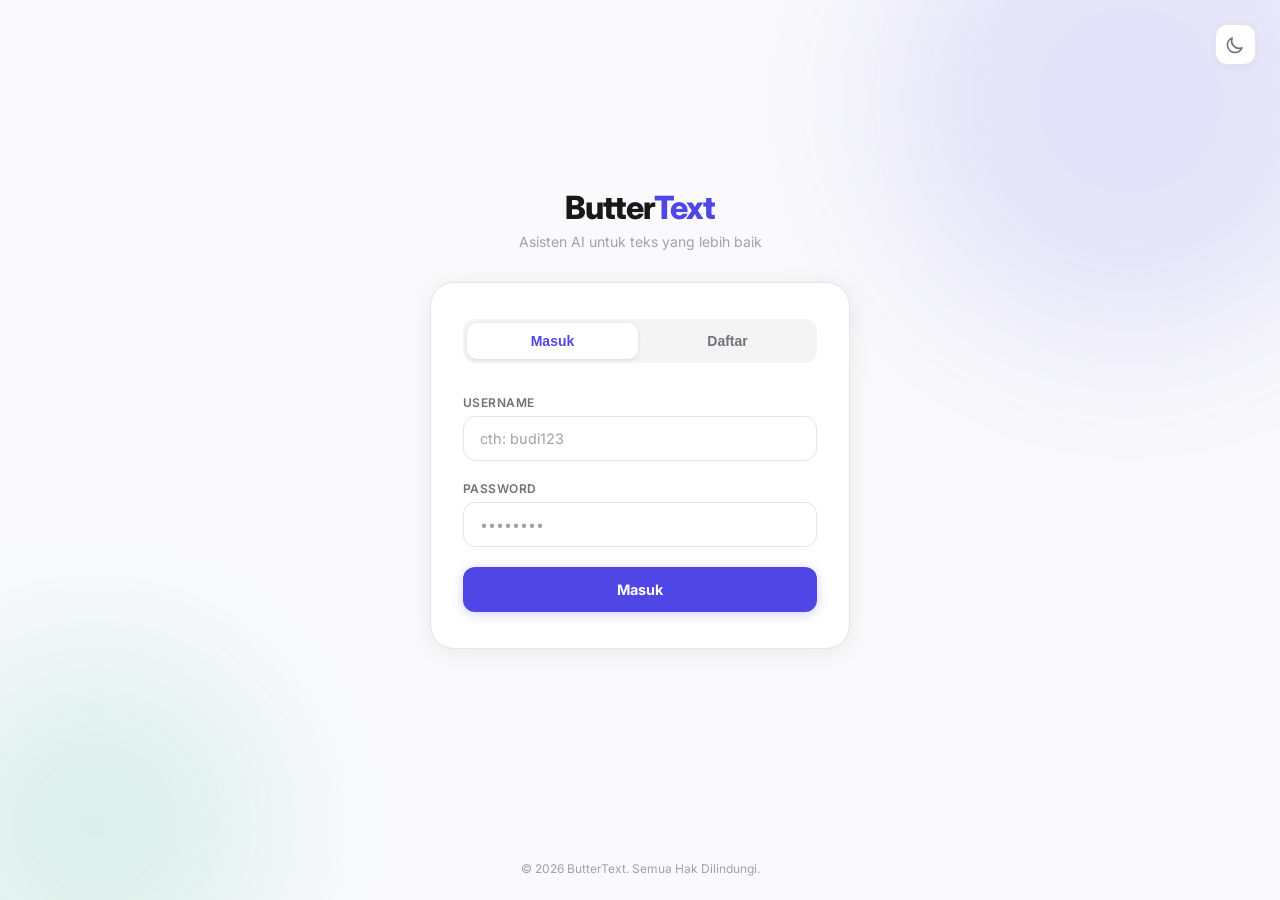
<file: frontend/login.html>
<!DOCTYPE html>
<html lang="id">
<head>
    <meta charset="UTF-8">
    <meta name="viewport" content="width=device-width, initial-scale=1.0">
    <title>ButterText - Masuk atau Daftar</title>
    <meta name="description" content="Masuk atau buat akun baru di ButterText — Asisten AI untuk parafrase, ringkasan, dan koreksi tata bahasa.">
    <link rel="preconnect" href="https://fonts.googleapis.com">
    <link rel="preconnect" href="https://fonts.gstatic.com" crossorigin>
    <link href="https://fonts.googleapis.com/css2?family=Inter:wght@300;400;500;600;700;800&display=swap" rel="stylesheet">
    <!-- Dark Mode Init Guard (mencegah flash putih) -->
    <script>
        (function () {
            var theme = localStorage.getItem('theme');
            if (theme === 'dark' || (!theme && window.matchMedia('(prefers-color-scheme: dark)').matches)) {
                document.documentElement.classList.add('dark');
            } else {
                document.documentElement.classList.remove('dark');
            }
        })();
    </script>
    <style>
        *, *::before, *::after { box-sizing: border-box; margin: 0; padding: 0; }

        :root {
            --primary: #4F46E5;
            --primary-dark: #4338CA;
            --primary-light: #EEF2FF;
            --green: #00A86B;
            --danger: #EF4444;
            --gray-50: #FAFAFC;
            --gray-100: #F4F4F5;
            --gray-200: #E4E4E7;
            --gray-400: #A1A1AA;
            --gray-500: #71717A;
            --gray-700: #3F3F46;
            --gray-900: #18181B;
            --white: #FFFFFF;
        }

        html.dark {
            --gray-50: #0f172a; /* slate-900 */
            --gray-100: #1e293b; /* slate-800 */
            --gray-200: #334155; /* slate-700 */
            --gray-400: #94a3b8; /* slate-400 */
            --gray-500: #cbd5e1; /* slate-300 */
            --gray-700: #f1f5f9; /* slate-100 */
            --gray-900: #ffffff; /* white */
            --white: #1e293b; /* slate-800 */
            --primary-light: rgba(79, 70, 229, 0.15);
        }

        body {
            font-family: 'Inter', sans-serif;
            background: var(--gray-50);
            min-height: 100vh;
            display: flex;
            flex-direction: column;
            transition: background-color 0.2s, color 0.2s;
        }

        /* Background decoration */
        .bg-decoration {
            position: fixed;
            top: 0; left: 0;
            width: 100%; height: 100%;
            overflow: hidden;
            z-index: 0;
            pointer-events: none;
        }
        .bg-blob {
            position: absolute;
            border-radius: 50%;
            filter: blur(80px);
            opacity: 0.12;
        }
        .bg-blob-1 {
            width: 500px; height: 500px;
            background: var(--primary);
            top: -150px; right: -100px;
        }
        .bg-blob-2 {
            width: 350px; height: 350px;
            background: var(--green);
            bottom: -100px; left: -80px;
        }

        /* Layout */
        .page-wrapper {
            position: relative;
            z-index: 1;
            flex: 1;
            display: flex;
            flex-direction: column;
            align-items: center;
            justify-content: center;
            padding: 2rem 1rem;
        }

        /* Header Logo */
        .brand {
            text-align: center;
            margin-bottom: 2rem;
        }
        .brand-name {
            font-size: 2rem;
            font-weight: 800;
            color: var(--gray-900);
            letter-spacing: -0.03em;
        }
        .brand-name span {
            color: var(--primary);
        }
        .brand-tagline {
            font-size: 0.875rem;
            color: var(--gray-400);
            margin-top: 0.375rem;
        }

        /* Auth Card */
        .auth-card {
            background: var(--white);
            border: 1px solid var(--gray-200);
            border-radius: 1.5rem;
            box-shadow: 0 4px 24px rgba(0,0,0,0.07);
            width: 100%;
            max-width: 420px;
            padding: 2.25rem 2rem;
        }

        /* Tab Switch */
        .tab-switch {
            display: flex;
            background: var(--gray-100);
            border-radius: 0.75rem;
            padding: 4px;
            margin-bottom: 2rem;
            gap: 4px;
        }
        .tab-switch button {
            flex: 1;
            padding: 0.6rem 1rem;
            border-radius: 0.625rem;
            border: none;
            font-size: 0.875rem;
            font-weight: 600;
            cursor: pointer;
            transition: all 0.2s;
            background: transparent;
            color: var(--gray-500);
        }
        .tab-switch button.active {
            background: var(--white);
            color: var(--primary);
            box-shadow: 0 1px 4px rgba(0,0,0,0.1);
        }

        /* Form */
        .form-group {
            margin-bottom: 1.25rem;
        }
        label {
            display: block;
            font-size: 0.75rem;
            font-weight: 600;
            color: var(--gray-500);
            margin-bottom: 0.4rem;
            text-transform: uppercase;
            letter-spacing: 0.04em;
        }
        input {
            width: 100%;
            padding: 0.8rem 1rem;
            border: 1.5px solid var(--gray-200);
            border-radius: 0.75rem;
            font-size: 0.9rem;
            font-family: inherit;
            color: var(--gray-900);
            background: var(--white);
            transition: border-color 0.2s, box-shadow 0.2s;
            outline: none;
        }
        input:focus {
            border-color: var(--primary);
            box-shadow: 0 0 0 3px rgba(79,70,229,0.12);
        }
        input::placeholder {
            color: var(--gray-400);
        }

        /* Error Message */
        .field-error {
            font-size: 0.75rem;
            color: var(--danger);
            margin-top: 0.35rem;
            display: none;
        }
        .field-error.show { display: block; }

        /* Submit Button */
        .btn-submit {
            width: 100%;
            padding: 0.875rem;
            background: var(--primary);
            color: var(--white);
            border: none;
            border-radius: 0.75rem;
            font-size: 0.9rem;
            font-weight: 700;
            font-family: inherit;
            cursor: pointer;
            transition: background 0.2s, transform 0.15s, box-shadow 0.2s;
            margin-top: 0.5rem;
            box-shadow: 0 2px 12px rgba(79,70,229,0.25);
            display: flex;
            align-items: center;
            justify-content: center;
            gap: 0.5rem;
        }
        .btn-submit:hover {
            background: var(--primary-dark);
            box-shadow: 0 4px 18px rgba(79,70,229,0.35);
            transform: translateY(-1px);
        }
        .btn-submit:active { transform: translateY(0); }
        .btn-submit:disabled {
            opacity: 0.7;
            cursor: not-allowed;
            transform: none;
        }

        /* Spinner in button */
        .btn-spinner {
            display: none;
            width: 18px; height: 18px;
            border: 2.5px solid rgba(255,255,255,0.4);
            border-top-color: white;
            border-radius: 50%;
            animation: spin 0.7s linear infinite;
        }
        .btn-submit.loading .btn-spinner { display: block; }
        .btn-submit.loading .btn-text { display: none; }
        @keyframes spin { to { transform: rotate(360deg); } }

        /* Divider */
        .divider {
            display: flex;
            align-items: center;
            gap: 0.75rem;
            margin: 1.5rem 0;
            color: var(--gray-400);
            font-size: 0.75rem;
        }
        .divider::before, .divider::after {
            content: '';
            flex: 1;
            height: 1px;
            background: var(--gray-200);
        }

        /* Back to home */
        .back-link {
            display: flex;
            align-items: center;
            gap: 0.375rem;
            color: var(--gray-400);
            font-size: 0.8125rem;
            text-decoration: none;
            justify-content: center;
            margin-top: 1.5rem;
            transition: color 0.2s;
        }
        .back-link:hover { color: var(--primary); }

        /* Alert / Toast */
        .alert-box {
            padding: 0.75rem 1rem;
            border-radius: 0.75rem;
            font-size: 0.8125rem;
            font-weight: 500;
            display: none;
            margin-bottom: 1rem;
            align-items: center;
            gap: 0.5rem;
        }
        .alert-box.show { display: flex; }
        .alert-box.error { background: #FEF2F2; color: #B91C1C; border: 1px solid #FECACA; }
        .alert-box.success { background: #F0FDF4; color: #166534; border: 1px solid #BBF7D0; }

        /* Dark Mode Alert Overrides */
        html.dark .alert-box.error { background: rgba(239, 68, 68, 0.15); color: #FCA5A5; border-color: rgba(239, 68, 68, 0.3); }
        html.dark .alert-box.success { background: rgba(16, 185, 129, 0.15); color: #A7F3D0; border-color: rgba(16, 185, 129, 0.3); }

        /* Smooth Theme Transitions */
        .auth-card, input, .tab-switch, .tab-switch button {
            transition: background-color 0.2s, border-color 0.2s, color 0.2s;
        }

        html.dark .bg-blob {
            opacity: 0.06;
        }

        /* Floating Theme Toggle Button */
        .theme-toggle-btn {
            position: absolute;
            top: 1.5rem;
            right: 1.5rem;
            background: var(--white);
            border: 1px solid var(--gray-200);
            padding: 0.6rem;
            border-radius: 0.75rem;
            cursor: pointer;
            transition: all 0.2s;
            color: var(--gray-500);
            display: flex;
            align-items: center;
            justify-content: center;
            box-shadow: 0 2px 8px rgba(0,0,0,0.05);
            z-index: 10;
        }
        .theme-toggle-btn:hover {
            color: var(--primary);
            border-color: var(--primary);
            background: var(--primary-light);
        }
        .theme-toggle-btn svg {
            width: 1.25rem;
            height: 1.25rem;
        }
        .theme-toggle-btn .icon-sun {
            display: none;
        }
        html.dark .theme-toggle-btn .icon-moon {
            display: none;
        }
        html.dark .theme-toggle-btn .icon-sun {
            display: block;
        }

        /* Footer */
        footer {
            text-align: center;
            font-size: 0.75rem;
            color: var(--gray-400);
            padding: 1.5rem;
        }
    </style>
</head>
<body>

    <!-- Floating Theme Toggle -->
    <button class="theme-toggle-btn" onclick="toggleTheme()" aria-label="Toggle tema gelap">
        <!-- Moon SVG -->
        <svg class="icon-moon" fill="none" stroke="currentColor" viewBox="0 0 24 24">
            <path stroke-linecap="round" stroke-linejoin="round" stroke-width="2" d="M20.354 15.354A9 9 0 018.646 3.646 9.003 9.003 0 0012 21a9.003 9.003 0 008.354-5.646z"/>
        </svg>
        <!-- Sun SVG -->
        <svg class="icon-sun" fill="none" stroke="currentColor" viewBox="0 0 24 24">
            <path stroke-linecap="round" stroke-linejoin="round" stroke-width="2" d="M12 3v1m0 16v1m9-9h-1M4 12H3m15.364-6.364l-.707.707M6.343 17.657l-.707.707M17.657 17.657l-.707-.707M6.343 6.343l-.707-.707M12 8a4 4 0 100 8 4 4 0 000-8z"/>
        </svg>
    </button>

    <!-- Background Decoration -->
    <div class="bg-decoration">
        <div class="bg-blob bg-blob-1"></div>
        <div class="bg-blob bg-blob-2"></div>
    </div>

    <div class="page-wrapper">

        <!-- Brand -->
        <div class="brand">
            <div class="brand-name">Butter<span>Text</span></div>
            <p class="brand-tagline">Asisten AI untuk teks yang lebih baik</p>
        </div>

        <!-- Auth Card -->
        <div class="auth-card">

            <!-- Tab Switch -->
            <div class="tab-switch" role="tablist">
                <button id="tab-login" class="active" onclick="switchMode('login')" role="tab">Masuk</button>
                <button id="tab-register" onclick="switchMode('register')" role="tab">Daftar</button>
            </div>

            <!-- Alert Box -->
            <div id="alert-box" class="alert-box" role="alert">
                <svg id="alert-icon" class="flex-shrink-0" width="16" height="16" viewBox="0 0 20 20" fill="currentColor">
                    <path fill-rule="evenodd" d="M10 18a8 8 0 100-16 8 8 0 000 16zM8.707 7.293a1 1 0 00-1.414 1.414L8.586 10l-1.293 1.293a1 1 0 101.414 1.414L10 11.414l1.293 1.293a1 1 0 001.414-1.414L11.414 10l1.293-1.293a1 1 0 00-1.414-1.414L10 8.586 8.707 7.293z" clip-rule="evenodd"/>
                </svg>
                <span id="alert-message"></span>
            </div>

            <!-- Auth Form -->
            <form id="auth-form" onsubmit="submitForm(event)" novalidate>
                <div class="form-group">
                    <label for="username">Username</label>
                    <input type="text" id="username" placeholder="cth: budi123" autocomplete="username" required>
                    <span class="field-error" id="username-error">Username minimal 3 karakter.</span>
                </div>

                <div class="form-group">
                    <label for="password">Password</label>
                    <input type="password" id="password" placeholder="••••••••" autocomplete="current-password" required>
                    <span class="field-error" id="password-error">Password minimal 6 karakter.</span>
                </div>

                <button type="submit" class="btn-submit" id="submit-btn">
                    <span class="btn-spinner"></span>
                    <span class="btn-text" id="btn-label">Masuk</span>
                </button>
            </form>

        </div>

    </div>

    <footer>
        &copy; 2026 ButterText. Semua Hak Dilindungi.
    </footer>

    <script>
        let currentMode = 'login';

        function switchMode(mode) {
            currentMode = mode;
            const tabLogin = document.getElementById('tab-login');
            const tabReg = document.getElementById('tab-register');
            const btnLabel = document.getElementById('btn-label');
            const passwordInput = document.getElementById('password');

            clearAlert();
            clearErrors();
            document.getElementById('auth-form').reset();

            if (mode === 'login') {
                tabLogin.classList.add('active');
                tabReg.classList.remove('active');
                btnLabel.textContent = 'Masuk';
                passwordInput.autocomplete = 'current-password';
            } else {
                tabReg.classList.add('active');
                tabLogin.classList.remove('active');
                btnLabel.textContent = 'Daftar Akun';
                passwordInput.autocomplete = 'new-password';
            }
        }

        function showAlert(message, type = 'error') {
            const box = document.getElementById('alert-box');
            const msg = document.getElementById('alert-message');
            box.className = `alert-box show ${type}`;
            msg.textContent = message;
        }

        function clearAlert() {
            document.getElementById('alert-box').className = 'alert-box';
        }

        function clearErrors() {
            document.getElementById('username-error').classList.remove('show');
            document.getElementById('password-error').classList.remove('show');
            document.getElementById('username').style.borderColor = '';
            document.getElementById('password').style.borderColor = '';
        }

        function setFieldError(fieldId, errorId) {
            const input = document.getElementById(fieldId);
            const error = document.getElementById(errorId);
            input.style.borderColor = 'var(--danger)';
            error.classList.add('show');
        }

        function setLoading(state) {
            const btn = document.getElementById('submit-btn');
            if (state) {
                btn.classList.add('loading');
                btn.disabled = true;
            } else {
                btn.classList.remove('loading');
                btn.disabled = false;
            }
        }

        async function submitForm(e) {
            e.preventDefault();

            clearAlert();
            clearErrors();

            const username = document.getElementById('username').value.trim();
            const password = document.getElementById('password').value.trim();

            let valid = true;
            if (!username || username.length < 3) {
                setFieldError('username', 'username-error');
                valid = false;
            }
            if (!password || password.length < 6) {
                setFieldError('password', 'password-error');
                valid = false;
            }
            if (!valid) return;

            const url = currentMode === 'login' ? '/api/login' : '/api/register';
            setLoading(true);

            try {
                const res = await fetch(url, {
                    method: 'POST',
                    headers: { 'Content-Type': 'application/json' },
                    body: JSON.stringify({ username, password })
                });

                const data = await res.json();

                if (!res.ok) {
                    showAlert(data.detail || 'Terjadi kesalahan. Coba lagi.');
                    return;
                }

                if (currentMode === 'login') {
                    localStorage.setItem('token', data.token);
                    localStorage.setItem('username', data.username);
                    localStorage.setItem('role', data.role);
                    showAlert(`Selamat datang, ${data.username}! Mengalihkan...`, 'success');
                    setTimeout(() => {
                        window.location.href = data.role === 'admin' ? '/admin' : '/';
                    }, 1000);
                } else {
                    showAlert('Akun berhasil didaftarkan! Silakan masuk.', 'success');
                    setTimeout(() => switchMode('login'), 1500);
                }

            } catch (err) {
                showAlert('Tidak dapat terhubung ke server. Coba lagi.');
            } finally {
                setLoading(false);
            }
        }

        // Jika sudah login, redirect berdasarkan role
        (function () {
            var token = localStorage.getItem('token');
            var role  = localStorage.getItem('role');
            if (token) {
                window.location.replace(role === 'admin' ? '/admin' : '/');
            }
        })();

        // Dark Mode toggle
        function initTheme() {
            var isDark = document.documentElement.classList.contains('dark');
            var iconMoon = document.querySelector('.theme-toggle-btn .icon-moon');
            var iconSun  = document.querySelector('.theme-toggle-btn .icon-sun');
            if (iconMoon && iconSun) {
                if (isDark) {
                    iconMoon.style.display = 'none';
                    iconSun.style.display = 'block';
                } else {
                    iconMoon.style.display = 'block';
                    iconSun.style.display = 'none';
                }
            }
        }

        function toggleTheme() {
            var isDark = document.documentElement.classList.toggle('dark');
            localStorage.setItem('theme', isDark ? 'dark' : 'light');
            initTheme();
        }

        // Jalankan initTheme saat dimuat untuk mengatur state tombol awal
        document.addEventListener('DOMContentLoaded', function () {
            initTheme();
        });
    </script>

</body>
</html>
</file>
